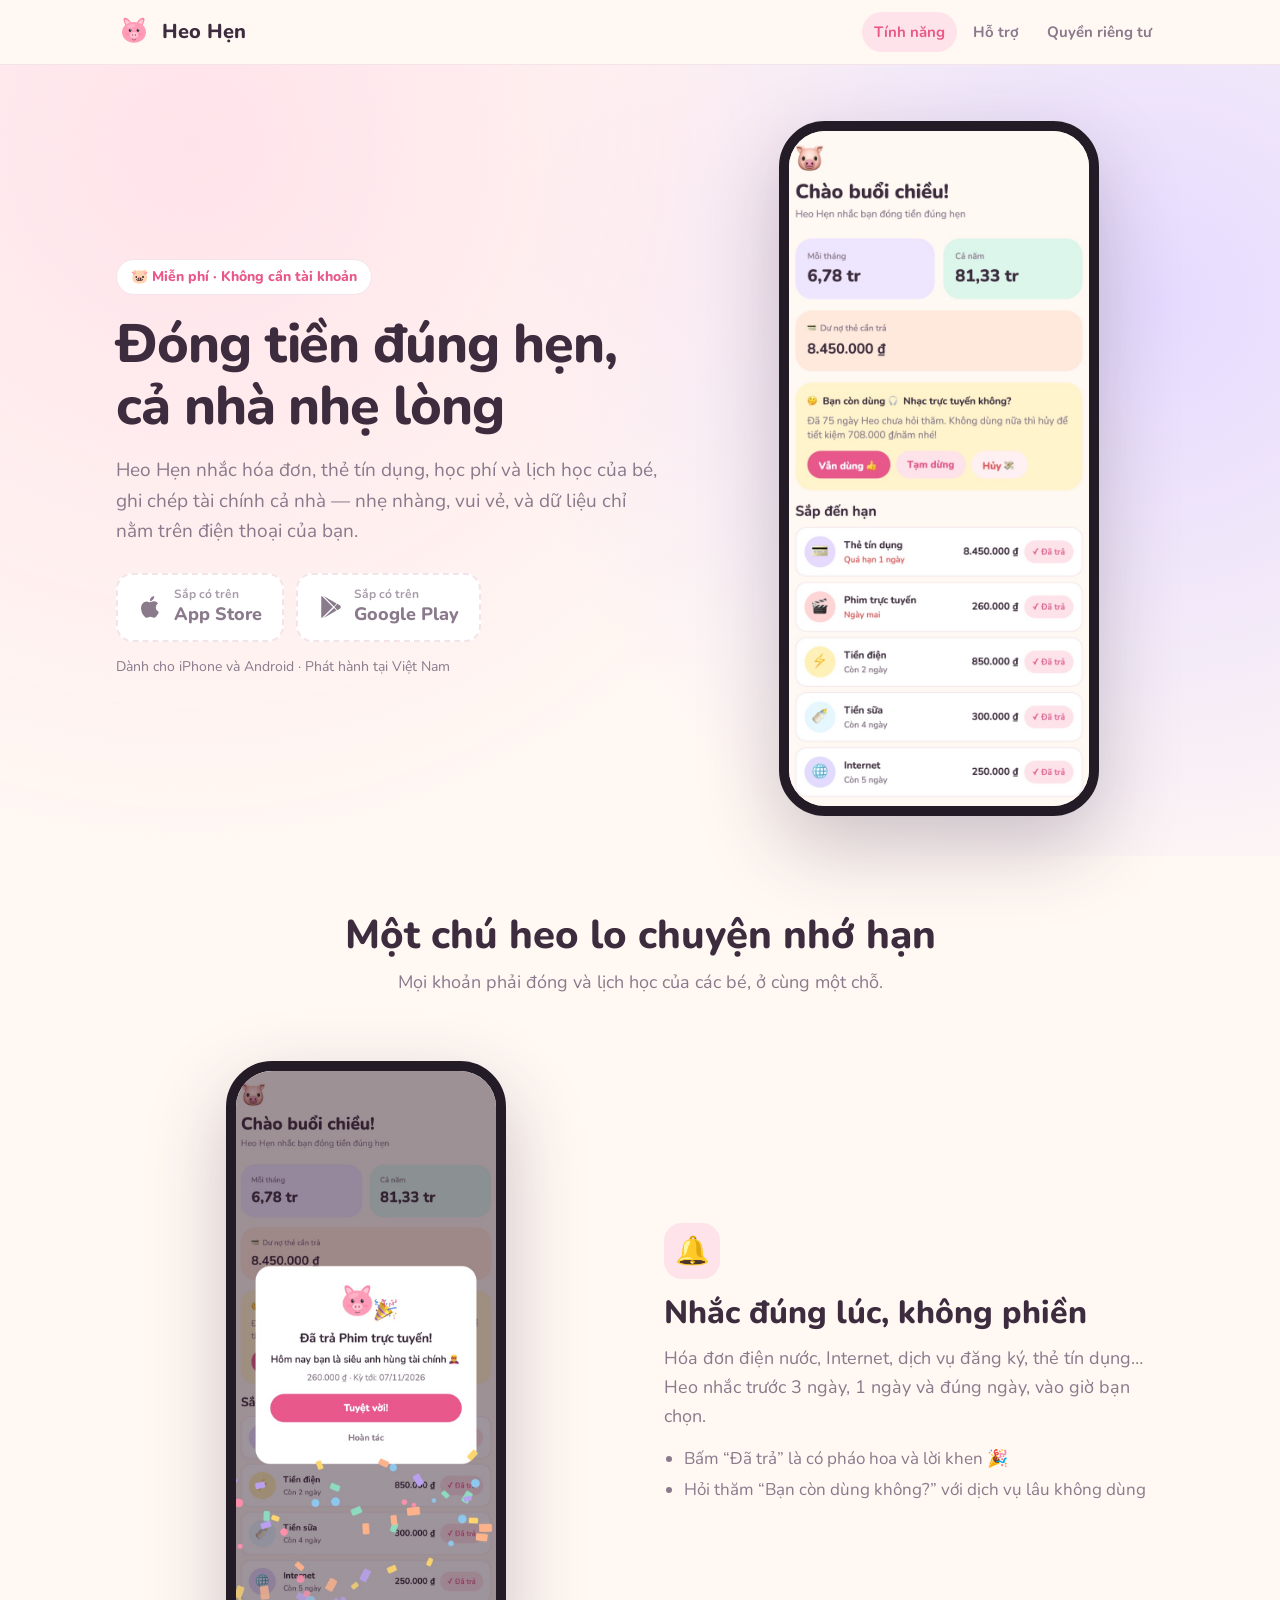
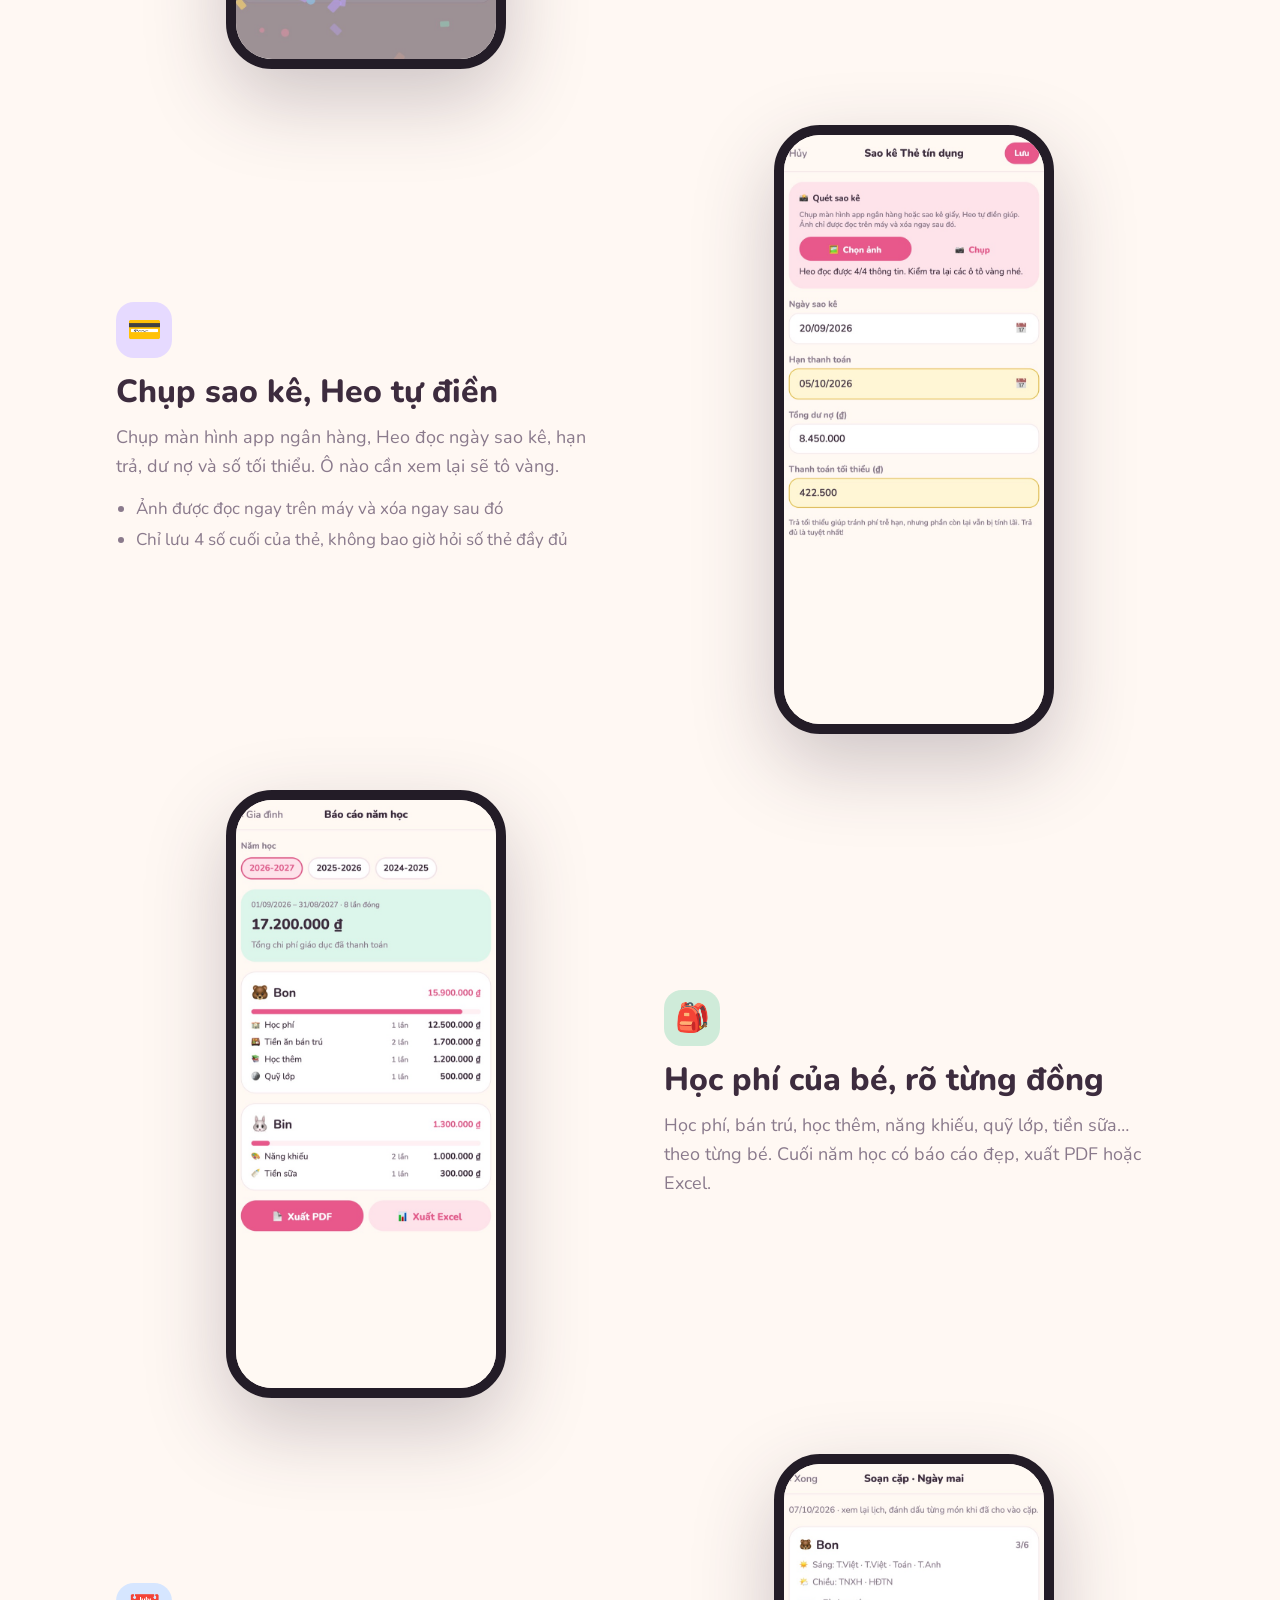
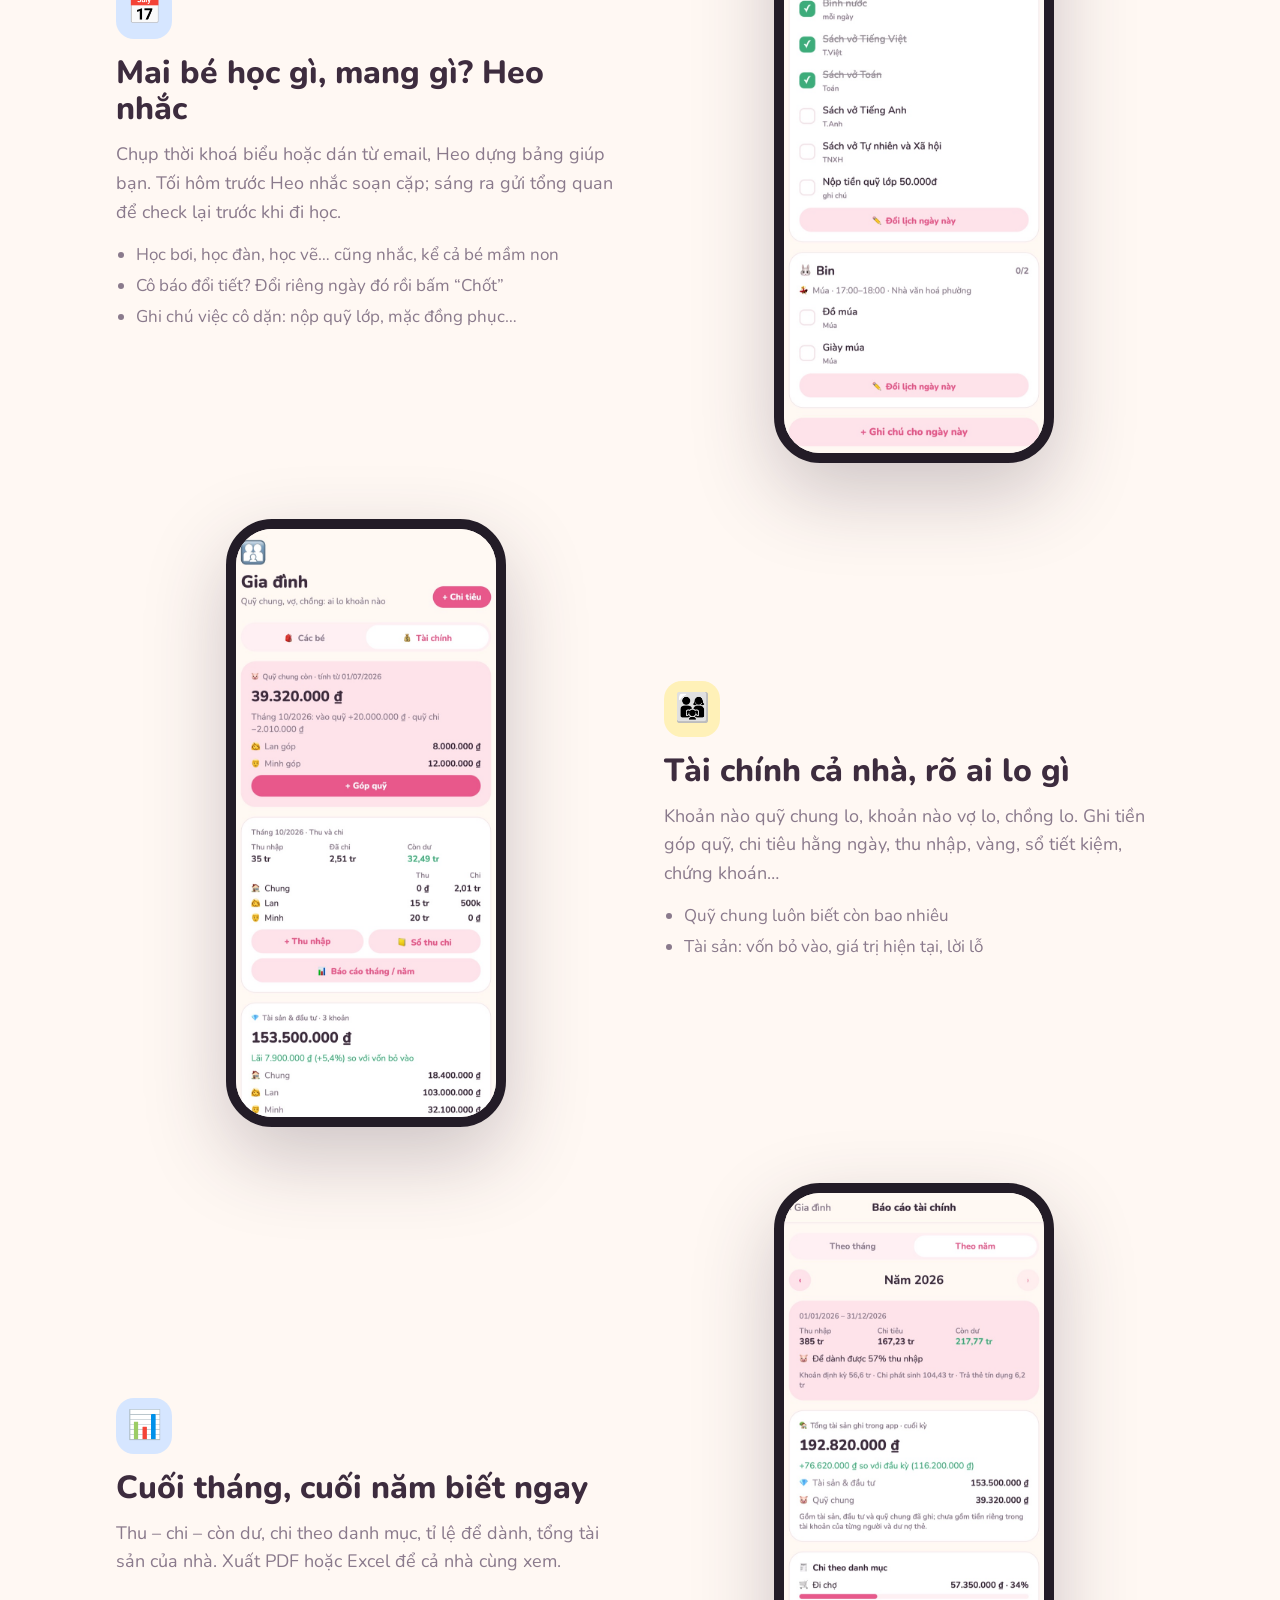
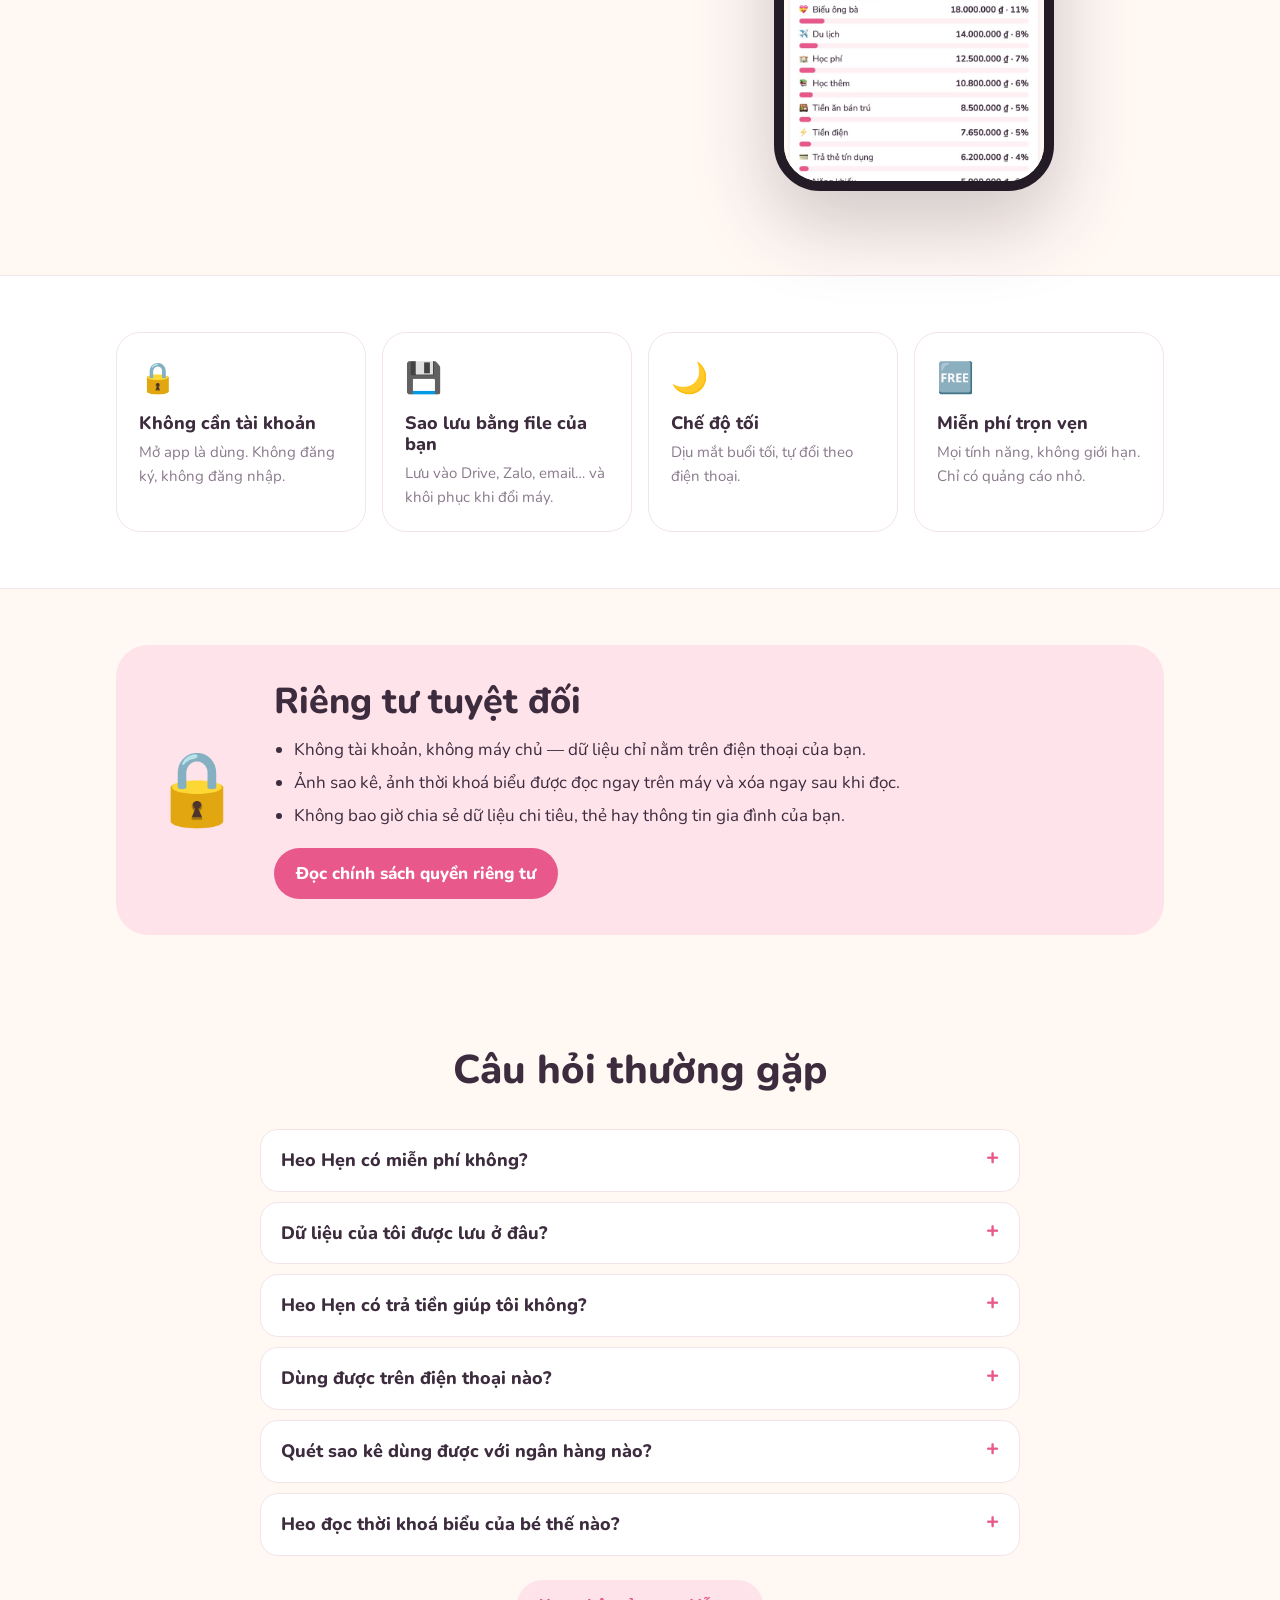
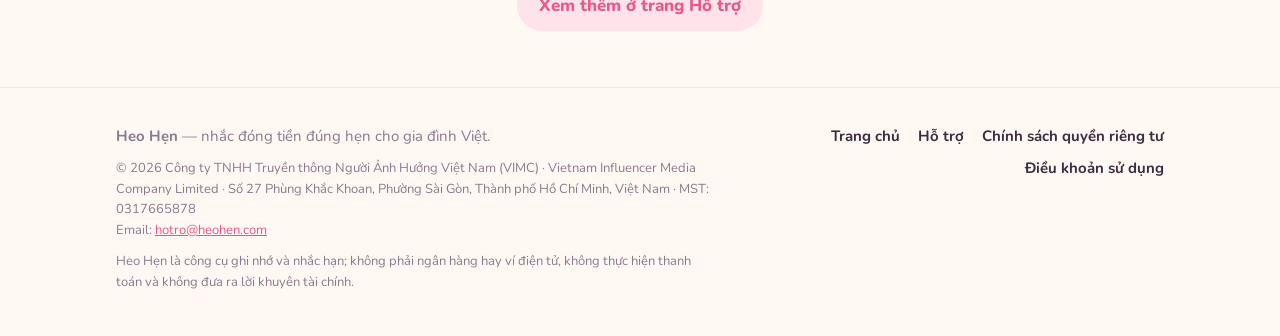
<file: index.html>
<!DOCTYPE html>
<html lang="vi">
<head>
<meta charset="utf-8">
<meta name="viewport" content="width=device-width, initial-scale=1">
<title>Heo Hẹn — Nhắc đóng tiền đúng hẹn cho gia đình</title>
<meta name="description" content="Heo Hẹn nhắc hóa đơn, thẻ tín dụng, học phí và lịch học của bé, ghi chép tài chính cả nhà. Miễn phí, không cần tài khoản, dữ liệu chỉ nằm trên điện thoại của bạn.">
<meta name="theme-color" content="#FFF8F3">

<link rel="canonical" href="https://heohen.com/">
<meta property="og:type" content="website">
<meta property="og:locale" content="vi_VN">
<meta property="og:site_name" content="Heo Hẹn">
<meta property="og:title" content="Heo Hẹn — Nhắc đóng tiền đúng hẹn cho gia đình">
<meta property="og:description" content="Heo Hẹn nhắc hóa đơn, thẻ tín dụng, học phí và lịch học của bé, ghi chép tài chính cả nhà. Miễn phí, không cần tài khoản, dữ liệu chỉ nằm trên điện thoại của bạn.">
<meta property="og:image" content="https://heohen.com/assets/og.png">
<meta name="twitter:card" content="summary_large_image">
<link rel="icon" href="favicon.png">
<link rel="apple-touch-icon" href="apple-touch-icon.png">
<link rel="stylesheet" href="assets/site.css">
</head>
<body>
<header class="site-header"><div class="wrap">
  <a class="brand" href="./"><img src="assets/mascot.svg" alt="" width="36" height="36">Heo Hẹn</a>
  <nav class="nav" aria-label="Chính">
    <a href="./" class="optional" aria-current="page">Tính năng</a>
    <a href="support.html">Hỗ trợ</a>
    <a href="privacy.html">Quyền riêng tư</a>
  </nav>
</div></header>
<main>
<div class="hero"><div class="wrap">
  <div>
    <span class="eyebrow">🐷 Miễn phí · Không cần tài khoản</span>
    <h1>Đóng tiền đúng hẹn, cả nhà nhẹ lòng</h1>
    <p class="lead">Heo Hẹn nhắc hóa đơn, thẻ tín dụng, học phí và lịch học của bé, ghi chép tài chính cả nhà — nhẹ nhàng, vui vẻ, và dữ liệu chỉ nằm trên điện thoại của bạn.</p>
    <div class="stores">
    <div class="store soon" aria-label="App Store: sắp ra mắt"><svg viewBox="0 0 24 24" aria-hidden="true"><path d="M16.4 12.6c0-2.5 2-3.7 2.1-3.8a4.6 4.6 0 0 0-3.6-2c-1.5-.2-3 .9-3.8.9s-2-.9-3.3-.8a4.9 4.9 0 0 0-4.1 2.5c-1.8 3-.5 7.5 1.2 10 .9 1.2 1.9 2.6 3.2 2.5 1.3 0 1.8-.8 3.3-.8s2 .8 3.3.8c1.4 0 2.3-1.2 3.1-2.5a11 11 0 0 0 1.4-2.9 4.4 4.4 0 0 1-2.8-3.9zM13.9 5.1A4.4 4.4 0 0 0 15 1.8a4.5 4.5 0 0 0-2.9 1.5 4.2 4.2 0 0 0-1.1 3.2 3.7 3.7 0 0 0 2.9-1.4z"/></svg><div><small>Sắp có trên</small><span>App Store</span></div></div>
    <div class="store soon" aria-label="Google Play: sắp ra mắt"><svg viewBox="0 0 24 24" aria-hidden="true"><path d="M3.6 1.8a1.3 1.3 0 0 0-.6 1.1v18.2c0 .5.2.9.6 1.1l10.2-10.2zM17.1 8.7 5.2 1.9l9.6 9.6zM20.4 10.6l-2.6-1.5-2.6 2.9 2.6 2.9 2.6-1.5c.8-.5.8-2.3 0-2.8zM5.2 22.1l11.9-6.8-2.3-2.3z"/></svg><div><small>Sắp có trên</small><span>Google Play</span></div></div>
  </div>
    <p class="note">Dành cho iPhone và Android · Phát hành tại Việt Nam</p>
  </div>
  <div class="phone"><img src="assets/shots/overview.jpg" alt="Màn hình Tổng quan của Heo Hẹn: chi phí mỗi tháng, dư nợ thẻ và các khoản sắp đến hạn" loading="lazy" width="440" height="956"></div>
</div></div>

<section id="tinh-nang"><div class="wrap">
  <div class="section-title"><h2>Một chú heo lo chuyện nhớ hạn</h2><p>Mọi khoản phải đóng và lịch học của các bé, ở cùng một chỗ.</p></div>
  <div class="feature">
    <div class="feature-text">
      <span class="icon" style="background:var(--pink-soft)">🔔</span>
      <h3>Nhắc đúng lúc, không phiền</h3>
      <p>Hóa đơn điện nước, Internet, dịch vụ đăng ký, thẻ tín dụng… Heo nhắc trước 3 ngày, 1 ngày và đúng ngày, vào giờ bạn chọn.</p>
      <ul><li>Bấm “Đã trả” là có pháo hoa và lời khen 🎉</li><li>Hỏi thăm “Bạn còn dùng không?” với dịch vụ lâu không dùng</li></ul>
    </div>
    <div class="phone"><img src="assets/shots/confetti.jpg" alt="Nhắc đúng lúc, không phiền" loading="lazy" width="440" height="956"></div>
  </div>
  <div class="feature">
    <div class="feature-text">
      <span class="icon" style="background:var(--lavender)">💳</span>
      <h3>Chụp sao kê, Heo tự điền</h3>
      <p>Chụp màn hình app ngân hàng, Heo đọc ngày sao kê, hạn trả, dư nợ và số tối thiểu. Ô nào cần xem lại sẽ tô vàng.</p>
      <ul><li>Ảnh được đọc ngay trên máy và xóa ngay sau đó</li><li>Chỉ lưu 4 số cuối của thẻ, không bao giờ hỏi số thẻ đầy đủ</li></ul>
    </div>
    <div class="phone"><img src="assets/shots/statement.jpg" alt="Chụp sao kê, Heo tự điền" loading="lazy" width="440" height="956"></div>
  </div>
  <div class="feature">
    <div class="feature-text">
      <span class="icon" style="background:var(--mint)">🎒</span>
      <h3>Học phí của bé, rõ từng đồng</h3>
      <p>Học phí, bán trú, học thêm, năng khiếu, quỹ lớp, tiền sữa… theo từng bé. Cuối năm học có báo cáo đẹp, xuất PDF hoặc Excel.</p>
      
    </div>
    <div class="phone"><img src="assets/shots/education.jpg" alt="Học phí của bé, rõ từng đồng" loading="lazy" width="440" height="956"></div>
  </div>
  <div class="feature">
    <div class="feature-text">
      <span class="icon" style="background:var(--sky)">📅</span>
      <h3>Mai bé học gì, mang gì? Heo nhắc</h3>
      <p>Chụp thời khoá biểu hoặc dán từ email, Heo dựng bảng giúp bạn. Tối hôm trước Heo nhắc soạn cặp; sáng ra gửi tổng quan để check lại trước khi đi học.</p>
      <ul><li>Học bơi, học đàn, học vẽ… cũng nhắc, kể cả bé mầm non</li><li>Cô báo đổi tiết? Đổi riêng ngày đó rồi bấm “Chốt”</li><li>Ghi chú việc cô dặn: nộp quỹ lớp, mặc đồng phục…</li></ul>
    </div>
    <div class="phone"><img src="assets/shots/school.jpg" alt="Mai bé học gì, mang gì? Heo nhắc" loading="lazy" width="440" height="956"></div>
  </div>
  <div class="feature">
    <div class="feature-text">
      <span class="icon" style="background:var(--butter)">👨‍👩‍👧</span>
      <h3>Tài chính cả nhà, rõ ai lo gì</h3>
      <p>Khoản nào quỹ chung lo, khoản nào vợ lo, chồng lo. Ghi tiền góp quỹ, chi tiêu hằng ngày, thu nhập, vàng, sổ tiết kiệm, chứng khoán…</p>
      <ul><li>Quỹ chung luôn biết còn bao nhiêu</li><li>Tài sản: vốn bỏ vào, giá trị hiện tại, lời lỗ</li></ul>
    </div>
    <div class="phone"><img src="assets/shots/family.jpg" alt="Tài chính cả nhà, rõ ai lo gì" loading="lazy" width="440" height="956"></div>
  </div>
  <div class="feature">
    <div class="feature-text">
      <span class="icon" style="background:var(--sky)">📊</span>
      <h3>Cuối tháng, cuối năm biết ngay</h3>
      <p>Thu – chi – còn dư, chi theo danh mục, tỉ lệ để dành, tổng tài sản của nhà. Xuất PDF hoặc Excel để cả nhà cùng xem.</p>
      
    </div>
    <div class="phone"><img src="assets/shots/report.jpg" alt="Cuối tháng, cuối năm biết ngay" loading="lazy" width="440" height="956"></div>
  </div>
</div></section>

<section class="band"><div class="wrap">
  <div class="grid">
    <div class="tile"><div class="emoji">🔒</div><h3>Không cần tài khoản</h3><p>Mở app là dùng. Không đăng ký, không đăng nhập.</p></div>
    <div class="tile"><div class="emoji">💾</div><h3>Sao lưu bằng file của bạn</h3><p>Lưu vào Drive, Zalo, email… và khôi phục khi đổi máy.</p></div>
    <div class="tile"><div class="emoji">🌙</div><h3>Chế độ tối</h3><p>Dịu mắt buổi tối, tự đổi theo điện thoại.</p></div>
    <div class="tile"><div class="emoji">🆓</div><h3>Miễn phí trọn vẹn</h3><p>Mọi tính năng, không giới hạn. Chỉ có quảng cáo nhỏ.</p></div>
  </div>
</div></section>

<section><div class="wrap">
  <div class="privacy">
    <div class="lock">🔒</div>
    <div>
      <h2>Riêng tư tuyệt đối</h2>
      <ul>
        <li>Không tài khoản, không máy chủ — dữ liệu chỉ nằm trên điện thoại của bạn.</li>
        <li>Ảnh sao kê, ảnh thời khoá biểu được đọc ngay trên máy và xóa ngay sau khi đọc.</li>
        <li>Không bao giờ chia sẻ dữ liệu chi tiêu, thẻ hay thông tin gia đình của bạn.</li>
      </ul>
      <a class="button" href="privacy.html">Đọc chính sách quyền riêng tư</a>
    </div>
  </div>
</div></section>

<section><div class="wrap">
  <div class="section-title"><h2>Câu hỏi thường gặp</h2></div>
  <div class="faq"><details><summary>Heo Hẹn có miễn phí không?</summary><p>Có. Bạn dùng được mọi tính năng, không giới hạn. App hiển thị một quảng cáo nhỏ ở cuối một số màn hình để tiếp tục miễn phí.</p></details>
<details><summary>Dữ liệu của tôi được lưu ở đâu?</summary><p>Chỉ trên điện thoại của bạn. Heo Hẹn không có tài khoản và không có máy chủ lưu dữ liệu của bạn, nên chúng tôi không xem được dữ liệu đó. Muốn giữ an toàn khi đổi máy, hãy dùng “Sao lưu” trong Cài đặt.</p></details>
<details><summary>Heo Hẹn có trả tiền giúp tôi không?</summary><p>Không. Heo Hẹn chỉ nhắc và ghi chép. Bạn vẫn thanh toán qua app ngân hàng hay ví của mình như bình thường, rồi bấm “Đã trả” để Heo ghi lại.</p></details>
<details><summary>Dùng được trên điện thoại nào?</summary><p>iPhone (iOS) và điện thoại Android.</p></details>
<details><summary>Quét sao kê dùng được với ngân hàng nào?</summary><p>Heo đọc chữ trên ảnh chụp màn hình app ngân hàng hoặc sao kê giấy, nên dùng được với hầu hết ngân hàng. Hãy luôn kiểm tra lại các ô tô vàng trước khi lưu.</p></details>
<details><summary>Heo đọc thời khoá biểu của bé thế nào?</summary><p>Chụp tờ thời khoá biểu, chọn ảnh cô gửi qua Zalo, hoặc dán chữ từ email. Heo đọc ngay trên máy, dựng bảng theo thứ, buổi và tiết; môn nào chưa chắc sẽ tô vàng để bạn sửa trước khi lưu. Ảnh không được lưu lại.</p></details></div>
  <p style="text-align:center;margin-top:24px"><a class="button soft" href="support.html">Xem thêm ở trang Hỗ trợ</a></p>
</div></section>
</main>
<footer class="site-footer"><div class="wrap">
  <div>
    <strong>Heo Hẹn</strong> — nhắc đóng tiền đúng hẹn cho gia đình Việt.
    <p class="fine">© 2026 Công ty TNHH Truyền thông Người Ảnh Hưởng Việt Nam (VIMC) · Vietnam Influencer Media Company Limited · Số 27 Phùng Khắc Khoan, Phường Sài Gòn, Thành phố Hồ Chí Minh, Việt Nam · MST: 0317665878<br>
    Email: <a href="mailto:hotro@heohen.com">hotro@heohen.com</a></p>
    <p class="fine">Heo Hẹn là công cụ ghi nhớ và nhắc hạn; không phải ngân hàng hay ví điện tử, không thực hiện thanh toán và không đưa ra lời khuyên tài chính.</p>
  </div>
  <nav aria-label="Liên kết">
    <a href="./">Trang chủ</a>
    <a href="support.html">Hỗ trợ</a>
    <a href="privacy.html">Chính sách quyền riêng tư</a>
    <a href="terms.html">Điều khoản sử dụng</a>
  </nav>
</div></footer>
</body>
</html>
</file>
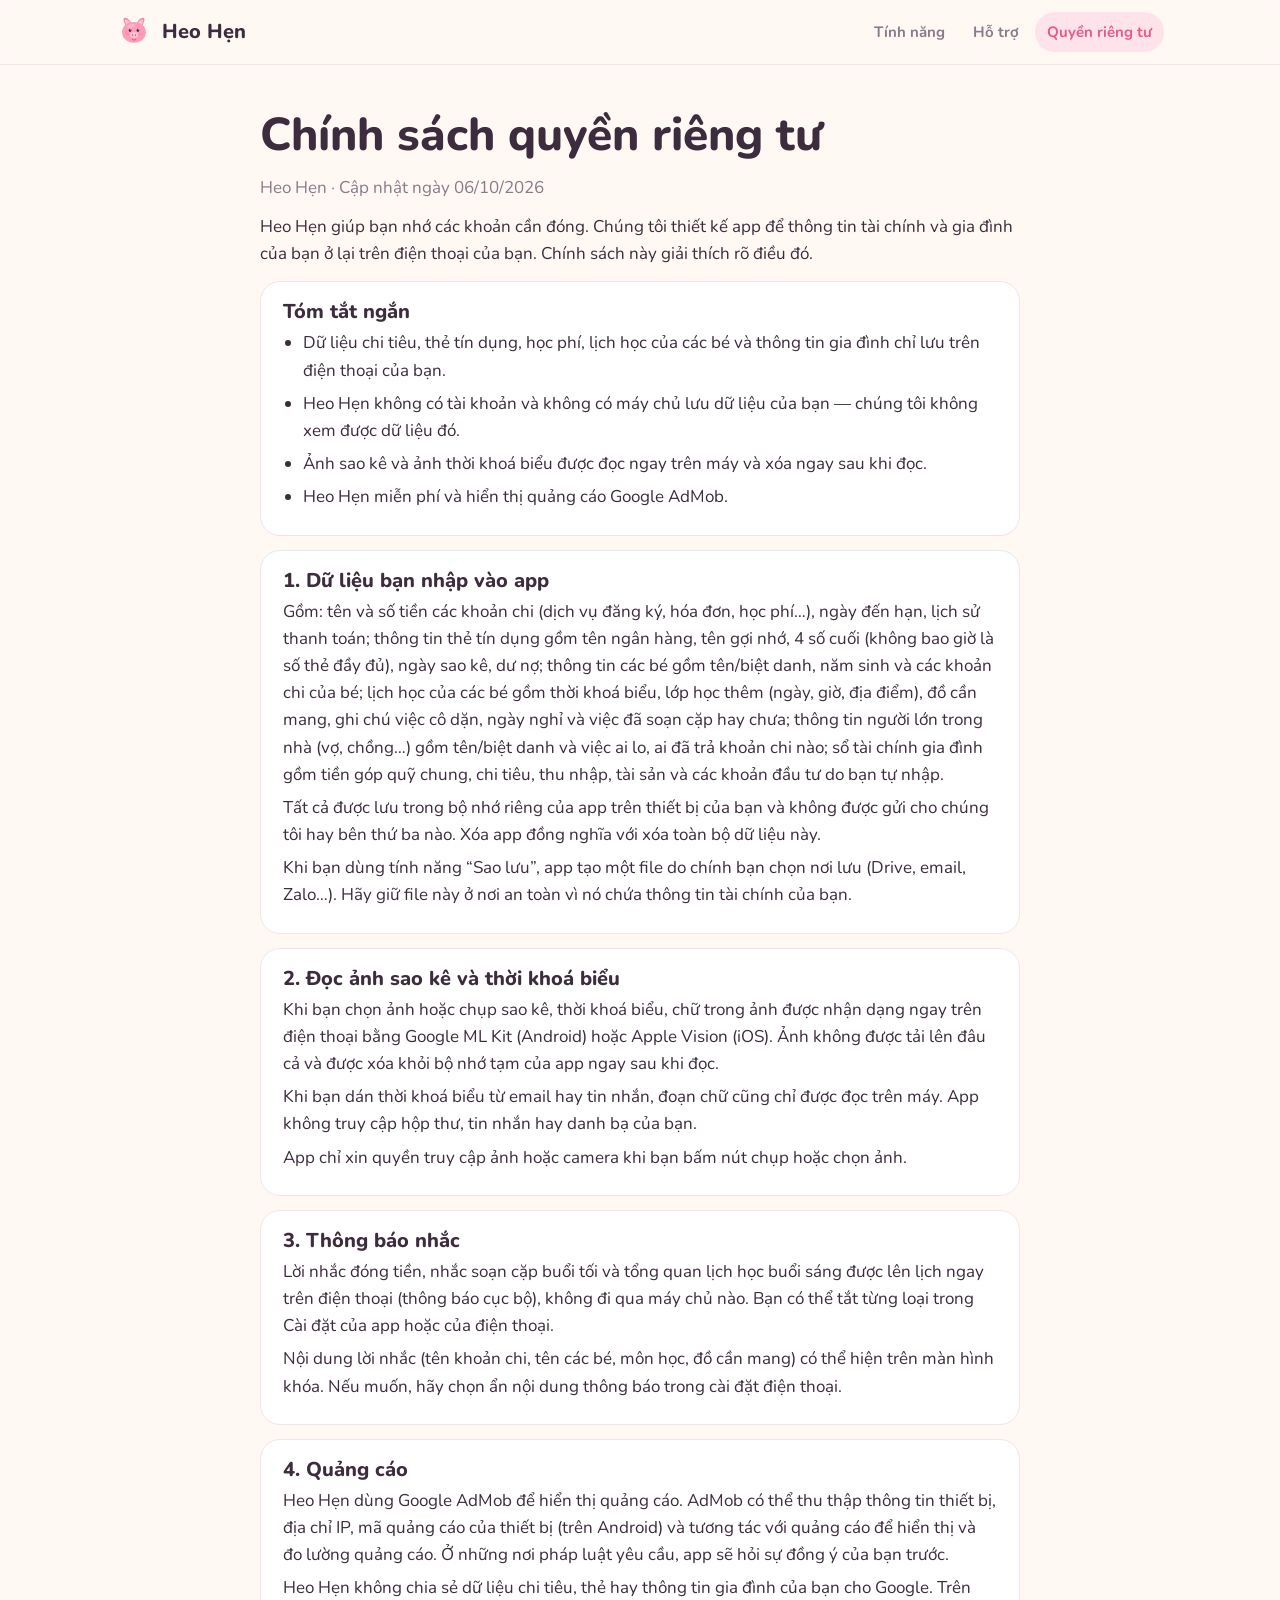
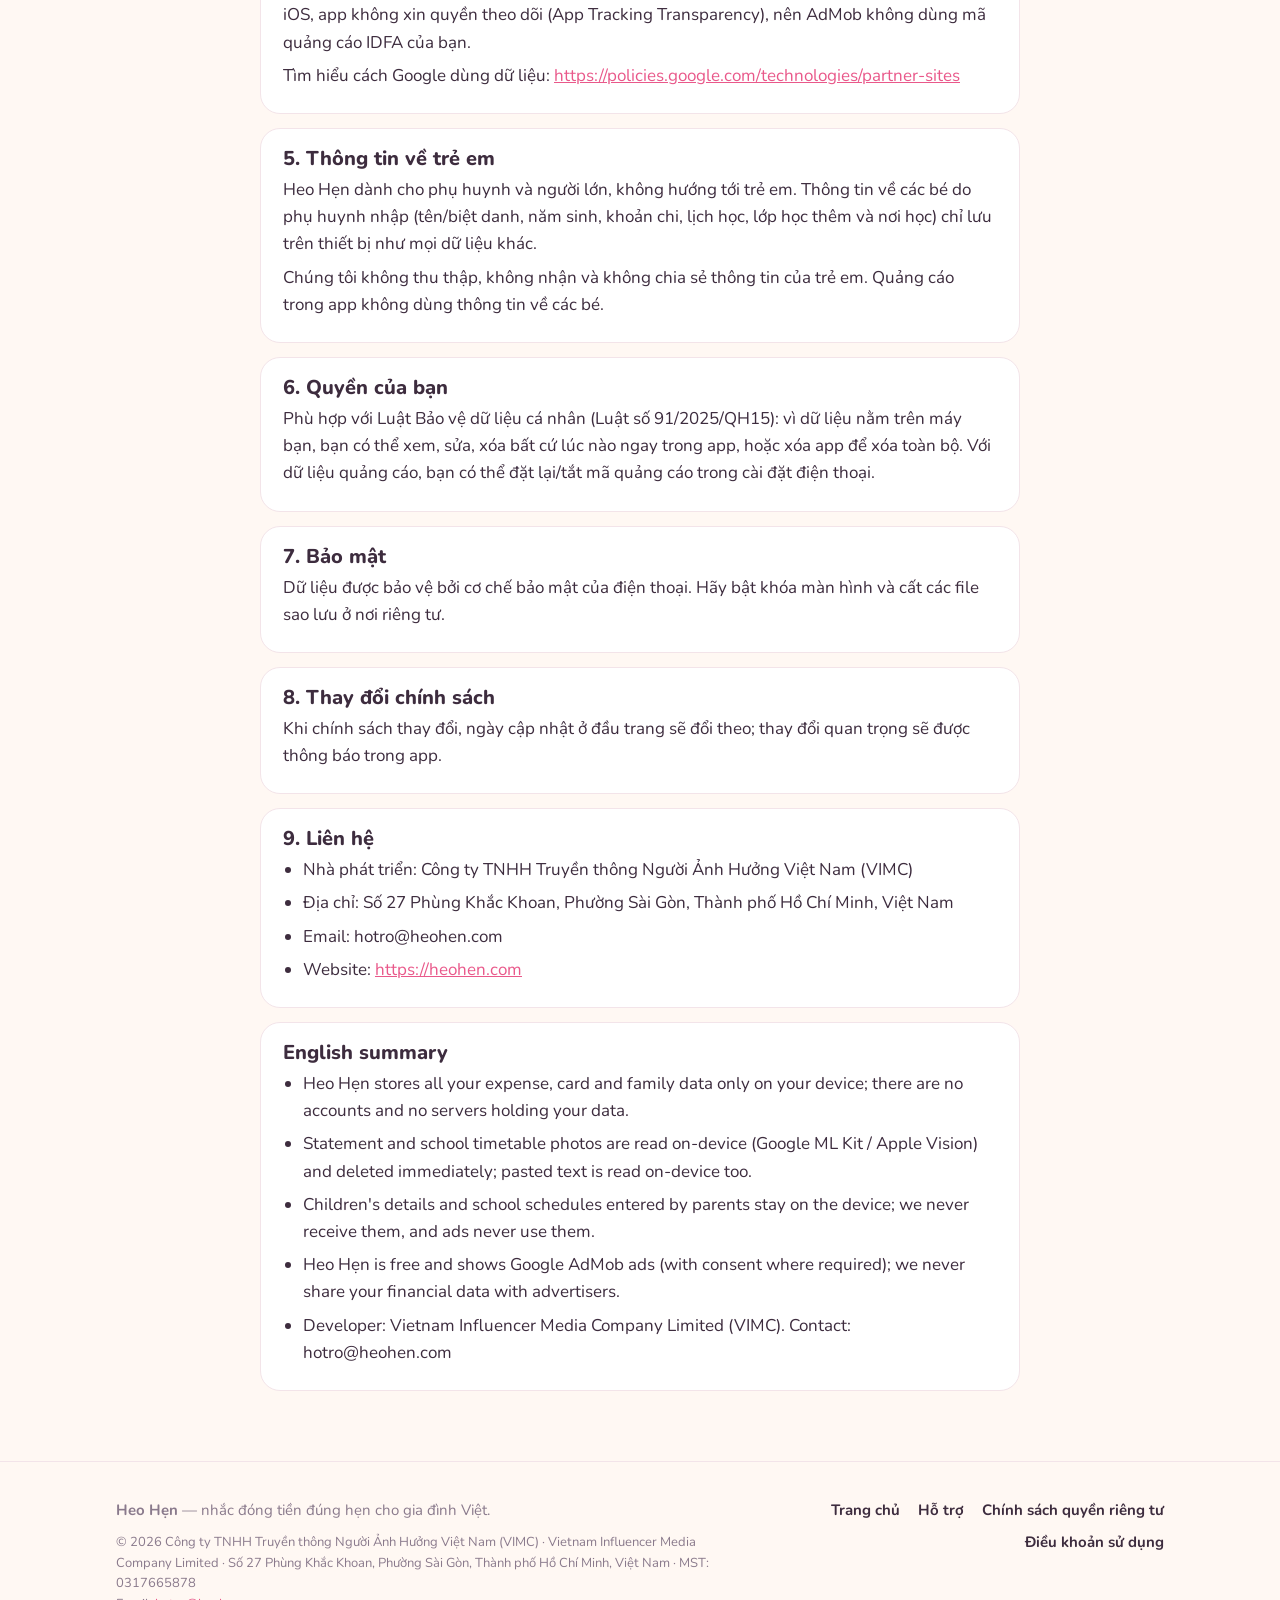
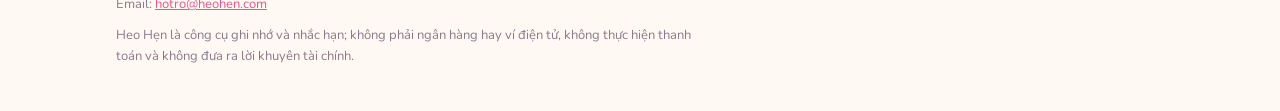
<file: privacy.html>
<!DOCTYPE html>
<html lang="vi">
<head>
<meta charset="utf-8">
<meta name="viewport" content="width=device-width, initial-scale=1">
<title>Chính sách quyền riêng tư — Heo Hẹn</title>
<meta name="description" content="Heo Hẹn giúp bạn nhớ các khoản cần đóng. Chúng tôi thiết kế app để thông tin tài chính và gia đình của bạn ở lại trên điện thoại của bạn. Chính sách này giải thích rõ điều đó.">
<meta name="theme-color" content="#FFF8F3">

<link rel="canonical" href="https://heohen.com/privacy.html">
<meta property="og:type" content="website">
<meta property="og:locale" content="vi_VN">
<meta property="og:site_name" content="Heo Hẹn">
<meta property="og:title" content="Chính sách quyền riêng tư — Heo Hẹn">
<meta property="og:description" content="Heo Hẹn giúp bạn nhớ các khoản cần đóng. Chúng tôi thiết kế app để thông tin tài chính và gia đình của bạn ở lại trên điện thoại của bạn. Chính sách này giải thích rõ điều đó.">
<meta property="og:image" content="https://heohen.com/assets/og.png">
<meta name="twitter:card" content="summary_large_image">
<link rel="icon" href="favicon.png">
<link rel="apple-touch-icon" href="apple-touch-icon.png">
<link rel="stylesheet" href="assets/site.css">
</head>
<body>
<header class="site-header"><div class="wrap">
  <a class="brand" href="./"><img src="assets/mascot.svg" alt="" width="36" height="36">Heo Hẹn</a>
  <nav class="nav" aria-label="Chính">
    <a href="./" class="optional">Tính năng</a>
    <a href="support.html">Hỗ trợ</a>
    <a href="privacy.html" aria-current="page">Quyền riêng tư</a>
  </nav>
</div></header>
<main>
<div class="wrap"><div class="page-head prose" style="padding-bottom:0">
  <h1>Chính sách quyền riêng tư</h1>
  <p>Heo Hẹn · Cập nhật ngày 06/10/2026</p>
</div>
<div class="prose">
  <p>Heo Hẹn giúp bạn nhớ các khoản cần đóng. Chúng tôi thiết kế app để thông tin tài chính và gia đình của bạn ở lại trên điện thoại của bạn. Chính sách này giải thích rõ điều đó.</p>
  <div class="card"><h2>Tóm tắt ngắn</h2><ul><li>Dữ liệu chi tiêu, thẻ tín dụng, học phí, lịch học của các bé và thông tin gia đình chỉ lưu trên điện thoại của bạn.</li><li>Heo Hẹn không có tài khoản và không có máy chủ lưu dữ liệu của bạn — chúng tôi không xem được dữ liệu đó.</li><li>Ảnh sao kê và ảnh thời khoá biểu được đọc ngay trên máy và xóa ngay sau khi đọc.</li><li>Heo Hẹn miễn phí và hiển thị quảng cáo Google AdMob.</li></ul></div>
  <div class="card"><h2>1. Dữ liệu bạn nhập vào app</h2><p>Gồm: tên và số tiền các khoản chi (dịch vụ đăng ký, hóa đơn, học phí…), ngày đến hạn, lịch sử thanh toán; thông tin thẻ tín dụng gồm tên ngân hàng, tên gợi nhớ, 4 số cuối (không bao giờ là số thẻ đầy đủ), ngày sao kê, dư nợ; thông tin các bé gồm tên/biệt danh, năm sinh và các khoản chi của bé; lịch học của các bé gồm thời khoá biểu, lớp học thêm (ngày, giờ, địa điểm), đồ cần mang, ghi chú việc cô dặn, ngày nghỉ và việc đã soạn cặp hay chưa; thông tin người lớn trong nhà (vợ, chồng…) gồm tên/biệt danh và việc ai lo, ai đã trả khoản chi nào; sổ tài chính gia đình gồm tiền góp quỹ chung, chi tiêu, thu nhập, tài sản và các khoản đầu tư do bạn tự nhập.</p><p>Tất cả được lưu trong bộ nhớ riêng của app trên thiết bị của bạn và không được gửi cho chúng tôi hay bên thứ ba nào. Xóa app đồng nghĩa với xóa toàn bộ dữ liệu này.</p><p>Khi bạn dùng tính năng “Sao lưu”, app tạo một file do chính bạn chọn nơi lưu (Drive, email, Zalo…). Hãy giữ file này ở nơi an toàn vì nó chứa thông tin tài chính của bạn.</p></div>
  <div class="card"><h2>2. Đọc ảnh sao kê và thời khoá biểu</h2><p>Khi bạn chọn ảnh hoặc chụp sao kê, thời khoá biểu, chữ trong ảnh được nhận dạng ngay trên điện thoại bằng Google ML Kit (Android) hoặc Apple Vision (iOS). Ảnh không được tải lên đâu cả và được xóa khỏi bộ nhớ tạm của app ngay sau khi đọc.</p><p>Khi bạn dán thời khoá biểu từ email hay tin nhắn, đoạn chữ cũng chỉ được đọc trên máy. App không truy cập hộp thư, tin nhắn hay danh bạ của bạn.</p><p>App chỉ xin quyền truy cập ảnh hoặc camera khi bạn bấm nút chụp hoặc chọn ảnh.</p></div>
  <div class="card"><h2>3. Thông báo nhắc</h2><p>Lời nhắc đóng tiền, nhắc soạn cặp buổi tối và tổng quan lịch học buổi sáng được lên lịch ngay trên điện thoại (thông báo cục bộ), không đi qua máy chủ nào. Bạn có thể tắt từng loại trong Cài đặt của app hoặc của điện thoại.</p><p>Nội dung lời nhắc (tên khoản chi, tên các bé, môn học, đồ cần mang) có thể hiện trên màn hình khóa. Nếu muốn, hãy chọn ẩn nội dung thông báo trong cài đặt điện thoại.</p></div>
  <div class="card"><h2>4. Quảng cáo</h2><p>Heo Hẹn dùng Google AdMob để hiển thị quảng cáo. AdMob có thể thu thập thông tin thiết bị, địa chỉ IP, mã quảng cáo của thiết bị (trên Android) và tương tác với quảng cáo để hiển thị và đo lường quảng cáo. Ở những nơi pháp luật yêu cầu, app sẽ hỏi sự đồng ý của bạn trước.</p><p>Heo Hẹn không chia sẻ dữ liệu chi tiêu, thẻ hay thông tin gia đình của bạn cho Google. Trên iOS, app không xin quyền theo dõi (App Tracking Transparency), nên AdMob không dùng mã quảng cáo IDFA của bạn.</p><p>Tìm hiểu cách Google dùng dữ liệu: <a href="https://policies.google.com/technologies/partner-sites" rel="noopener">https://policies.google.com/technologies/partner-sites</a></p></div>
  <div class="card"><h2>5. Thông tin về trẻ em</h2><p>Heo Hẹn dành cho phụ huynh và người lớn, không hướng tới trẻ em. Thông tin về các bé do phụ huynh nhập (tên/biệt danh, năm sinh, khoản chi, lịch học, lớp học thêm và nơi học) chỉ lưu trên thiết bị như mọi dữ liệu khác.</p><p>Chúng tôi không thu thập, không nhận và không chia sẻ thông tin của trẻ em. Quảng cáo trong app không dùng thông tin về các bé.</p></div>
  <div class="card"><h2>6. Quyền của bạn</h2><p>Phù hợp với Luật Bảo vệ dữ liệu cá nhân (Luật số 91/2025/QH15): vì dữ liệu nằm trên máy bạn, bạn có thể xem, sửa, xóa bất cứ lúc nào ngay trong app, hoặc xóa app để xóa toàn bộ. Với dữ liệu quảng cáo, bạn có thể đặt lại/tắt mã quảng cáo trong cài đặt điện thoại.</p></div>
  <div class="card"><h2>7. Bảo mật</h2><p>Dữ liệu được bảo vệ bởi cơ chế bảo mật của điện thoại. Hãy bật khóa màn hình và cất các file sao lưu ở nơi riêng tư.</p></div>
  <div class="card"><h2>8. Thay đổi chính sách</h2><p>Khi chính sách thay đổi, ngày cập nhật ở đầu trang sẽ đổi theo; thay đổi quan trọng sẽ được thông báo trong app.</p></div>
  <div class="card"><h2>9. Liên hệ</h2><ul><li>Nhà phát triển: Công ty TNHH Truyền thông Người Ảnh Hưởng Việt Nam (VIMC)</li><li>Địa chỉ: Số 27 Phùng Khắc Khoan, Phường Sài Gòn, Thành phố Hồ Chí Minh, Việt Nam</li><li>Email: hotro@heohen.com</li><li>Website: <a href="https://heohen.com" rel="noopener">https://heohen.com</a></li></ul></div>
  <div class="card" lang="en"><h2>English summary</h2><ul><li>Heo Hẹn stores all your expense, card and family data only on your device; there are no accounts and no servers holding your data.</li><li>Statement and school timetable photos are read on-device (Google ML Kit / Apple Vision) and deleted immediately; pasted text is read on-device too.</li><li>Children's details and school schedules entered by parents stay on the device; we never receive them, and ads never use them.</li><li>Heo Hẹn is free and shows Google AdMob ads (with consent where required); we never share your financial data with advertisers.</li><li>Developer: Vietnam Influencer Media Company Limited (VIMC). Contact: hotro@heohen.com</li></ul></div>
</div></div>
</main>
<footer class="site-footer"><div class="wrap">
  <div>
    <strong>Heo Hẹn</strong> — nhắc đóng tiền đúng hẹn cho gia đình Việt.
    <p class="fine">© 2026 Công ty TNHH Truyền thông Người Ảnh Hưởng Việt Nam (VIMC) · Vietnam Influencer Media Company Limited · Số 27 Phùng Khắc Khoan, Phường Sài Gòn, Thành phố Hồ Chí Minh, Việt Nam · MST: 0317665878<br>
    Email: <a href="mailto:hotro@heohen.com">hotro@heohen.com</a></p>
    <p class="fine">Heo Hẹn là công cụ ghi nhớ và nhắc hạn; không phải ngân hàng hay ví điện tử, không thực hiện thanh toán và không đưa ra lời khuyên tài chính.</p>
  </div>
  <nav aria-label="Liên kết">
    <a href="./">Trang chủ</a>
    <a href="support.html">Hỗ trợ</a>
    <a href="privacy.html">Chính sách quyền riêng tư</a>
    <a href="terms.html">Điều khoản sử dụng</a>
  </nav>
</div></footer>
</body>
</html>
</file>
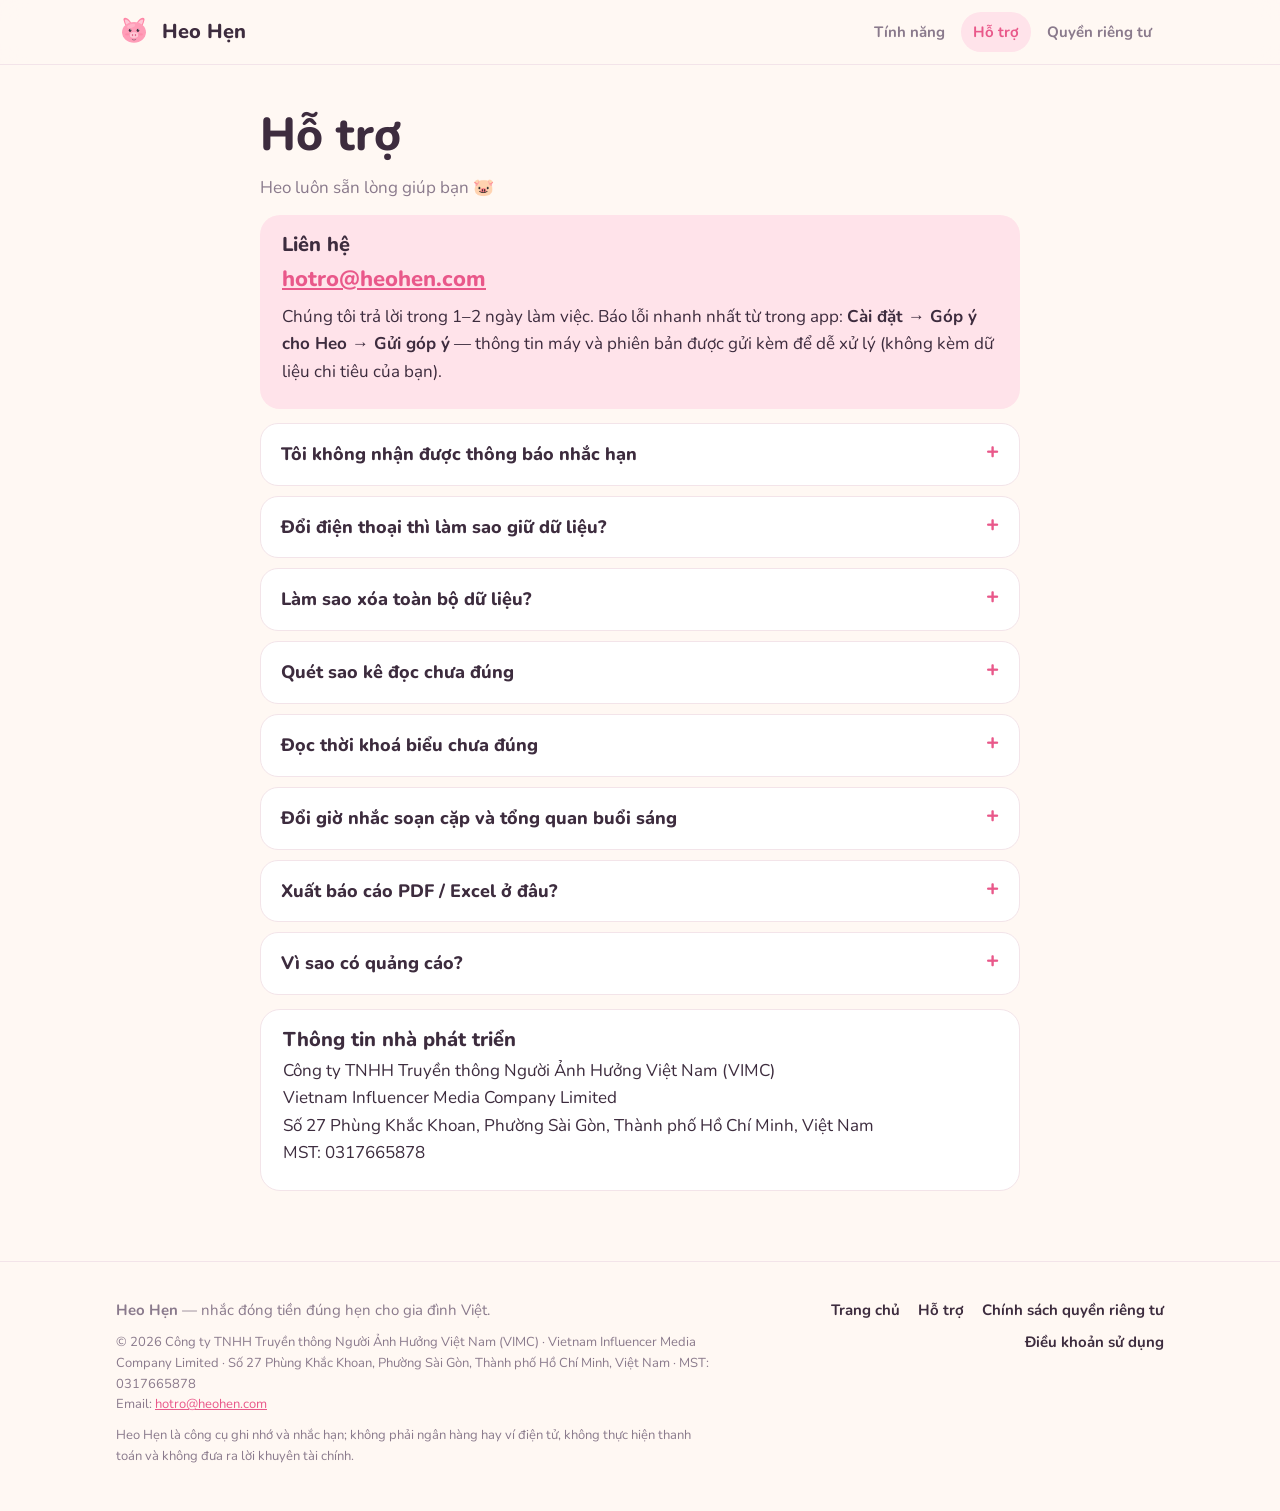
<file: support.html>
<!DOCTYPE html>
<html lang="vi">
<head>
<meta charset="utf-8">
<meta name="viewport" content="width=device-width, initial-scale=1">
<title>Hỗ trợ — Heo Hẹn</title>
<meta name="description" content="Hướng dẫn dùng Heo Hẹn, câu hỏi thường gặp và cách liên hệ hỗ trợ.">
<meta name="theme-color" content="#FFF8F3">

<link rel="canonical" href="https://heohen.com/support.html">
<meta property="og:type" content="website">
<meta property="og:locale" content="vi_VN">
<meta property="og:site_name" content="Heo Hẹn">
<meta property="og:title" content="Hỗ trợ — Heo Hẹn">
<meta property="og:description" content="Hướng dẫn dùng Heo Hẹn, câu hỏi thường gặp và cách liên hệ hỗ trợ.">
<meta property="og:image" content="https://heohen.com/assets/og.png">
<meta name="twitter:card" content="summary_large_image">
<link rel="icon" href="favicon.png">
<link rel="apple-touch-icon" href="apple-touch-icon.png">
<link rel="stylesheet" href="assets/site.css">
</head>
<body>
<header class="site-header"><div class="wrap">
  <a class="brand" href="./"><img src="assets/mascot.svg" alt="" width="36" height="36">Heo Hẹn</a>
  <nav class="nav" aria-label="Chính">
    <a href="./" class="optional">Tính năng</a>
    <a href="support.html" aria-current="page">Hỗ trợ</a>
    <a href="privacy.html">Quyền riêng tư</a>
  </nav>
</div></header>
<main>
<div class="wrap"><div class="page-head prose" style="padding-bottom:0">
  <h1>Hỗ trợ</h1>
  <p>Heo luôn sẵn lòng giúp bạn 🐷</p>
</div>
<div class="prose">
  <div class="card contact">
    <h2>Liên hệ</h2>
    <p class="email"><a href="mailto:hotro@heohen.com">hotro@heohen.com</a></p>
    <p>Chúng tôi trả lời trong 1–2 ngày làm việc. Báo lỗi nhanh nhất từ trong app: <b>Cài đặt → Góp ý cho Heo → Gửi góp ý</b> — thông tin máy và phiên bản được gửi kèm để dễ xử lý (không kèm dữ liệu chi tiêu của bạn).</p>
  </div>
  <details><summary>Tôi không nhận được thông báo nhắc hạn</summary><ol>
      <li>Trong Heo Hẹn: <b>Cài đặt → Thông báo nhắc hạn</b>, bấm <b>Gửi thử 1 thông báo</b>.</li>
      <li>iPhone: <b>Cài đặt → Thông báo → Heo Hẹn</b>, bật <b>Cho phép thông báo</b>. Kiểm tra chế độ Tập trung/Không làm phiền.</li>
      <li>Android: <b>Cài đặt → Ứng dụng → Heo Hẹn → Thông báo</b>, và tắt <b>tối ưu hóa pin</b> cho Heo Hẹn (một số máy Xiaomi, Oppo, Vivo… hay tắt ứng dụng chạy nền).</li>
    </ol></details>
  <details><summary>Đổi điện thoại thì làm sao giữ dữ liệu?</summary><ol>
      <li>Trên máy cũ: <b>Cài đặt → Sao lưu & khôi phục → Sao lưu</b>, lưu file vào Drive, email, Zalo…</li>
      <li>Trên máy mới: cài Heo Hẹn, vào <b>Cài đặt → Khôi phục</b> và chọn file đó.</li>
    </ol><p>Dữ liệu chỉ nằm trên máy của bạn nên chúng tôi không thể khôi phục giúp nếu chưa sao lưu. Hãy sao lưu định kỳ nhé.</p></details>
  <details><summary>Làm sao xóa toàn bộ dữ liệu?</summary><p>Xóa (gỡ) ứng dụng là xóa toàn bộ dữ liệu, vì Heo Hẹn không lưu gì trên máy chủ. Các file sao lưu bạn đã lưu ở nơi khác thì bạn tự xóa.</p></details>
  <details><summary>Quét sao kê đọc chưa đúng</summary><p>Dùng ảnh chụp màn hình rõ nét, thấy đủ ngày sao kê, hạn thanh toán, dư nợ và số tối thiểu. Các ô tô vàng là chỗ Heo chưa chắc — hãy kiểm tra và sửa trước khi lưu. Bạn luôn có thể nhập tay.</p></details>
  <details><summary>Đọc thời khoá biểu chưa đúng</summary><p>Chụp thẳng, đủ sáng và thấy trọn cả bảng, gồm hàng “Thứ 2, Thứ 3…” và cột tiết. Ở bước xem lại, các ô tô vàng là môn Heo chưa chắc; sửa hoặc bỏ trước khi lưu. Sau khi lưu vẫn sửa được từng buổi trong <b>Gia đình → bé → Lịch học</b>. Nếu ảnh khó đọc, bạn có thể dán chữ từ email hoặc tự nhập.</p></details>
  <details><summary>Đổi giờ nhắc soạn cặp và tổng quan buổi sáng</summary><p><b>Cài đặt → 🎒 Nhắc lịch học</b>: bật hoặc tắt nhắc tối hôm trước, tổng hợp tối Chủ nhật, tổng quan buổi sáng và chọn giờ. Tối nào đã bấm <b>“✅ Chốt lịch”</b> ở màn hình Soạn cặp thì Heo không nhắc nữa; sáng hôm sau vẫn gửi tổng quan để bạn check lại.</p></details>
  <details><summary>Xuất báo cáo PDF / Excel ở đâu?</summary><p><b>Gia đình → Các bé → Báo cáo năm học</b> cho học phí, hoặc <b>Gia đình → Tài chính → Báo cáo tháng / năm</b> cho tài chính cả nhà. Bấm Xuất PDF hoặc Xuất Excel rồi chọn nơi lưu, gửi.</p></details>
  <details><summary>Vì sao có quảng cáo?</summary><p>Quảng cáo giúp Heo Hẹn miễn phí cho mọi người. Quảng cáo do Google AdMob cung cấp; Heo Hẹn không chia sẻ dữ liệu chi tiêu, thẻ hay gia đình của bạn cho bên quảng cáo. Xem thêm trong <a href="privacy.html">Chính sách quyền riêng tư</a>.</p></details>
  <div class="card">
    <h2>Thông tin nhà phát triển</h2>
    <p>Công ty TNHH Truyền thông Người Ảnh Hưởng Việt Nam (VIMC)<br>Vietnam Influencer Media Company Limited<br>Số 27 Phùng Khắc Khoan, Phường Sài Gòn, Thành phố Hồ Chí Minh, Việt Nam<br>MST: 0317665878</p>
  </div>
</div></div>
</main>
<footer class="site-footer"><div class="wrap">
  <div>
    <strong>Heo Hẹn</strong> — nhắc đóng tiền đúng hẹn cho gia đình Việt.
    <p class="fine">© 2026 Công ty TNHH Truyền thông Người Ảnh Hưởng Việt Nam (VIMC) · Vietnam Influencer Media Company Limited · Số 27 Phùng Khắc Khoan, Phường Sài Gòn, Thành phố Hồ Chí Minh, Việt Nam · MST: 0317665878<br>
    Email: <a href="mailto:hotro@heohen.com">hotro@heohen.com</a></p>
    <p class="fine">Heo Hẹn là công cụ ghi nhớ và nhắc hạn; không phải ngân hàng hay ví điện tử, không thực hiện thanh toán và không đưa ra lời khuyên tài chính.</p>
  </div>
  <nav aria-label="Liên kết">
    <a href="./">Trang chủ</a>
    <a href="support.html">Hỗ trợ</a>
    <a href="privacy.html">Chính sách quyền riêng tư</a>
    <a href="terms.html">Điều khoản sử dụng</a>
  </nav>
</div></footer>
</body>
</html>
</file>
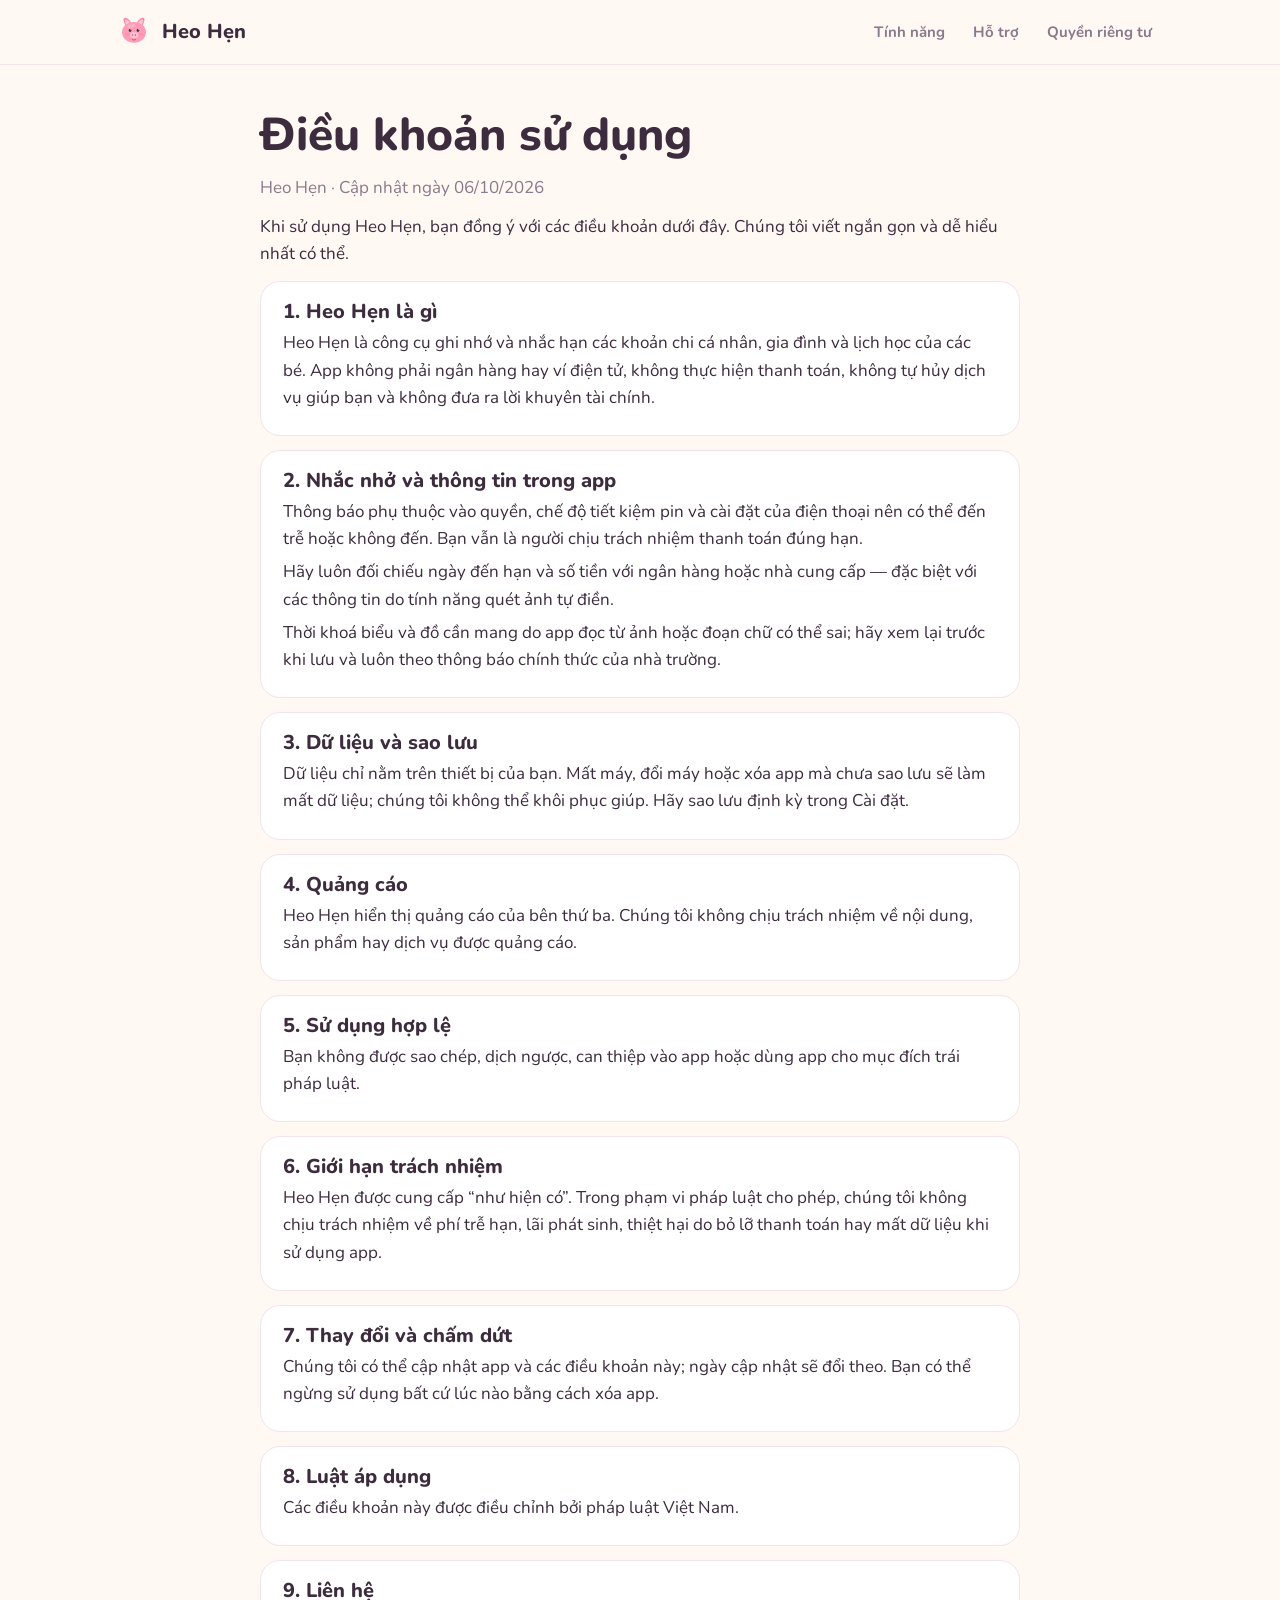
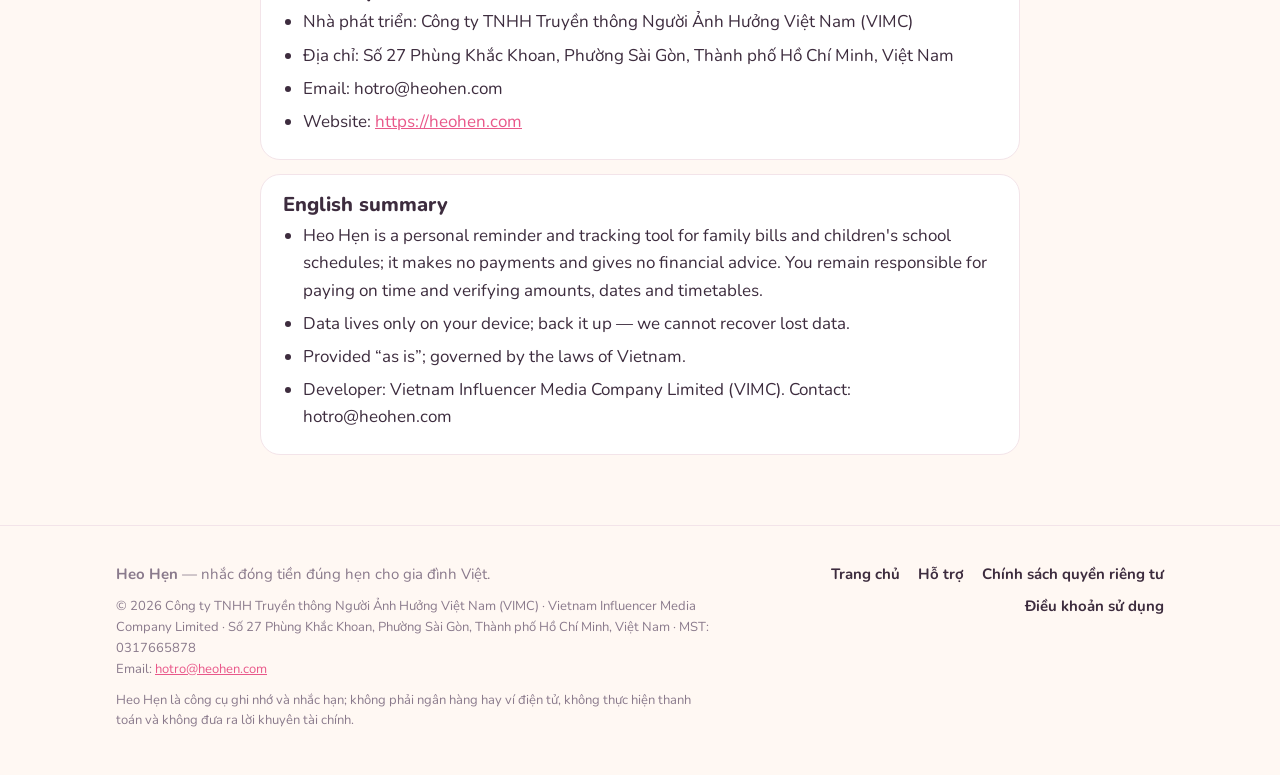
<file: terms.html>
<!DOCTYPE html>
<html lang="vi">
<head>
<meta charset="utf-8">
<meta name="viewport" content="width=device-width, initial-scale=1">
<title>Điều khoản sử dụng — Heo Hẹn</title>
<meta name="description" content="Khi sử dụng Heo Hẹn, bạn đồng ý với các điều khoản dưới đây. Chúng tôi viết ngắn gọn và dễ hiểu nhất có thể.">
<meta name="theme-color" content="#FFF8F3">

<link rel="canonical" href="https://heohen.com/terms.html">
<meta property="og:type" content="website">
<meta property="og:locale" content="vi_VN">
<meta property="og:site_name" content="Heo Hẹn">
<meta property="og:title" content="Điều khoản sử dụng — Heo Hẹn">
<meta property="og:description" content="Khi sử dụng Heo Hẹn, bạn đồng ý với các điều khoản dưới đây. Chúng tôi viết ngắn gọn và dễ hiểu nhất có thể.">
<meta property="og:image" content="https://heohen.com/assets/og.png">
<meta name="twitter:card" content="summary_large_image">
<link rel="icon" href="favicon.png">
<link rel="apple-touch-icon" href="apple-touch-icon.png">
<link rel="stylesheet" href="assets/site.css">
</head>
<body>
<header class="site-header"><div class="wrap">
  <a class="brand" href="./"><img src="assets/mascot.svg" alt="" width="36" height="36">Heo Hẹn</a>
  <nav class="nav" aria-label="Chính">
    <a href="./" class="optional">Tính năng</a>
    <a href="support.html">Hỗ trợ</a>
    <a href="privacy.html">Quyền riêng tư</a>
  </nav>
</div></header>
<main>
<div class="wrap"><div class="page-head prose" style="padding-bottom:0">
  <h1>Điều khoản sử dụng</h1>
  <p>Heo Hẹn · Cập nhật ngày 06/10/2026</p>
</div>
<div class="prose">
  <p>Khi sử dụng Heo Hẹn, bạn đồng ý với các điều khoản dưới đây. Chúng tôi viết ngắn gọn và dễ hiểu nhất có thể.</p>
  <div class="card"><h2>1. Heo Hẹn là gì</h2><p>Heo Hẹn là công cụ ghi nhớ và nhắc hạn các khoản chi cá nhân, gia đình và lịch học của các bé. App không phải ngân hàng hay ví điện tử, không thực hiện thanh toán, không tự hủy dịch vụ giúp bạn và không đưa ra lời khuyên tài chính.</p></div>
  <div class="card"><h2>2. Nhắc nhở và thông tin trong app</h2><p>Thông báo phụ thuộc vào quyền, chế độ tiết kiệm pin và cài đặt của điện thoại nên có thể đến trễ hoặc không đến. Bạn vẫn là người chịu trách nhiệm thanh toán đúng hạn.</p><p>Hãy luôn đối chiếu ngày đến hạn và số tiền với ngân hàng hoặc nhà cung cấp — đặc biệt với các thông tin do tính năng quét ảnh tự điền.</p><p>Thời khoá biểu và đồ cần mang do app đọc từ ảnh hoặc đoạn chữ có thể sai; hãy xem lại trước khi lưu và luôn theo thông báo chính thức của nhà trường.</p></div>
  <div class="card"><h2>3. Dữ liệu và sao lưu</h2><p>Dữ liệu chỉ nằm trên thiết bị của bạn. Mất máy, đổi máy hoặc xóa app mà chưa sao lưu sẽ làm mất dữ liệu; chúng tôi không thể khôi phục giúp. Hãy sao lưu định kỳ trong Cài đặt.</p></div>
  <div class="card"><h2>4. Quảng cáo</h2><p>Heo Hẹn hiển thị quảng cáo của bên thứ ba. Chúng tôi không chịu trách nhiệm về nội dung, sản phẩm hay dịch vụ được quảng cáo.</p></div>
  <div class="card"><h2>5. Sử dụng hợp lệ</h2><p>Bạn không được sao chép, dịch ngược, can thiệp vào app hoặc dùng app cho mục đích trái pháp luật.</p></div>
  <div class="card"><h2>6. Giới hạn trách nhiệm</h2><p>Heo Hẹn được cung cấp “như hiện có”. Trong phạm vi pháp luật cho phép, chúng tôi không chịu trách nhiệm về phí trễ hạn, lãi phát sinh, thiệt hại do bỏ lỡ thanh toán hay mất dữ liệu khi sử dụng app.</p></div>
  <div class="card"><h2>7. Thay đổi và chấm dứt</h2><p>Chúng tôi có thể cập nhật app và các điều khoản này; ngày cập nhật sẽ đổi theo. Bạn có thể ngừng sử dụng bất cứ lúc nào bằng cách xóa app.</p></div>
  <div class="card"><h2>8. Luật áp dụng</h2><p>Các điều khoản này được điều chỉnh bởi pháp luật Việt Nam.</p></div>
  <div class="card"><h2>9. Liên hệ</h2><ul><li>Nhà phát triển: Công ty TNHH Truyền thông Người Ảnh Hưởng Việt Nam (VIMC)</li><li>Địa chỉ: Số 27 Phùng Khắc Khoan, Phường Sài Gòn, Thành phố Hồ Chí Minh, Việt Nam</li><li>Email: hotro@heohen.com</li><li>Website: <a href="https://heohen.com" rel="noopener">https://heohen.com</a></li></ul></div>
  <div class="card" lang="en"><h2>English summary</h2><ul><li>Heo Hẹn is a personal reminder and tracking tool for family bills and children's school schedules; it makes no payments and gives no financial advice. You remain responsible for paying on time and verifying amounts, dates and timetables.</li><li>Data lives only on your device; back it up — we cannot recover lost data.</li><li>Provided “as is”; governed by the laws of Vietnam.</li><li>Developer: Vietnam Influencer Media Company Limited (VIMC). Contact: hotro@heohen.com</li></ul></div>
</div></div>
</main>
<footer class="site-footer"><div class="wrap">
  <div>
    <strong>Heo Hẹn</strong> — nhắc đóng tiền đúng hẹn cho gia đình Việt.
    <p class="fine">© 2026 Công ty TNHH Truyền thông Người Ảnh Hưởng Việt Nam (VIMC) · Vietnam Influencer Media Company Limited · Số 27 Phùng Khắc Khoan, Phường Sài Gòn, Thành phố Hồ Chí Minh, Việt Nam · MST: 0317665878<br>
    Email: <a href="mailto:hotro@heohen.com">hotro@heohen.com</a></p>
    <p class="fine">Heo Hẹn là công cụ ghi nhớ và nhắc hạn; không phải ngân hàng hay ví điện tử, không thực hiện thanh toán và không đưa ra lời khuyên tài chính.</p>
  </div>
  <nav aria-label="Liên kết">
    <a href="./">Trang chủ</a>
    <a href="support.html">Hỗ trợ</a>
    <a href="privacy.html">Chính sách quyền riêng tư</a>
    <a href="terms.html">Điều khoản sử dụng</a>
  </nav>
</div></footer>
</body>
</html>
</file>
<file: assets/site.css>
/* Heo Hẹn website — same palette and font as the app. Copied to website/assets/site.css. */
@font-face { font-family: Nunito; font-weight: 400; font-display: swap; src: url(fonts/Nunito_400Regular.ttf); }
@font-face { font-family: Nunito; font-weight: 700; font-display: swap; src: url(fonts/Nunito_700Bold.ttf); }
@font-face { font-family: Nunito; font-weight: 800; font-display: swap; src: url(fonts/Nunito_800ExtraBold.ttf); }

:root {
  --bg: #fff8f3;
  --surface: #ffffff;
  --muted-bg: #fff0f4;
  --border: #f3e4e9;
  --text: #3d2c3e;
  --muted: #8a7a8c;
  --pink: #e9588a;
  --pink-soft: #ffe3ea;
  --on-pink: #ffffff;
  --lavender: #e6daff;
  --mint: #cfebd9;
  --sky: #d6e6ff;
  --butter: #fff1b8;
  --bezel: #231c27;
  --radius: 24px;
  --max: 1080px;
}
@media (prefers-color-scheme: dark) {
  :root {
    --bg: #1d1920;
    --surface: #28222c;
    --muted-bg: #332a37;
    --border: #3b3242;
    --text: #fbeff3;
    --muted: #b9a9bd;
    --pink: #ff8fb0;
    --pink-soft: #4a2e3a;
    --on-pink: #2b1420;
    --lavender: #342c48;
    --mint: #213c35;
    --sky: #23374a;
    --butter: #3f3920;
    --bezel: #0b090c;
  }
}

* { box-sizing: border-box; }
html { scroll-behavior: smooth; }
body {
  margin: 0;
  background: var(--bg);
  color: var(--text);
  font: 400 17px/1.6 Nunito, -apple-system, 'Segoe UI', Roboto, sans-serif;
  -webkit-font-smoothing: antialiased;
}
img { max-width: 100%; display: block; }
a { color: var(--pink); overflow-wrap: anywhere; }
h1, h2, h3 { line-height: 1.15; margin: 0; font-weight: 800; }
p { margin: 0; }
.wrap { max-width: var(--max); margin: 0 auto; padding: 0 16px; }

/* ---------- header ---------- */
.site-header { position: sticky; top: 0; z-index: 10; background: color-mix(in srgb, var(--bg) 88%, transparent); backdrop-filter: blur(12px); border-bottom: 1px solid var(--border); }
.site-header .wrap { display: flex; align-items: center; justify-content: space-between; gap: 12px; height: 64px; }
.brand { display: flex; align-items: center; gap: 10px; color: var(--text); text-decoration: none; font-weight: 800; font-size: 20px; }
.brand img { width: 36px; height: 36px; }
.nav { display: flex; gap: 4px; }
.nav a { color: var(--muted); text-decoration: none; font-weight: 700; font-size: 15px; padding: 8px 12px; border-radius: 999px; }
.nav a:hover, .nav a[aria-current='page'] { color: var(--pink); background: var(--pink-soft); }
@media (max-width: 560px) { .nav a.optional { display: none; } .nav a { padding: 8px 10px; } }

/* ---------- buttons & badges ---------- */
.stores { display: flex; flex-wrap: wrap; gap: 12px; }
.store { display: inline-flex; align-items: center; gap: 10px; padding: 12px 20px; border-radius: 16px; background: var(--text); color: var(--bg); text-decoration: none; font-weight: 800; }
.store small { display: block; font-weight: 700; font-size: 12px; opacity: .75; line-height: 1.2; }
.store span { font-size: 18px; line-height: 1.2; }
.store svg { width: 26px; height: 26px; fill: currentColor; flex-shrink: 0; }
.store.soon { background: var(--surface); color: var(--muted); border: 2px dashed var(--border); cursor: default; }
.button { display: inline-block; padding: 12px 22px; border-radius: 999px; background: var(--pink); color: var(--on-pink); font-weight: 800; text-decoration: none; }
.button.soft { background: var(--pink-soft); color: var(--pink); }

/* ---------- hero ---------- */
.hero { padding: 56px 0 40px; background: radial-gradient(circle at 15% 10%, var(--pink-soft), transparent 55%), radial-gradient(circle at 90% 30%, var(--lavender), transparent 50%); }
.hero .wrap { display: grid; grid-template-columns: 1.1fr .9fr; gap: 48px; align-items: center; }
.eyebrow { display: inline-block; padding: 6px 14px; border-radius: 999px; background: var(--surface); border: 1px solid var(--border); color: var(--pink); font-weight: 800; font-size: 14px; margin-bottom: 18px; }
.hero h1 { font-size: clamp(36px, 5.2vw, 54px); letter-spacing: -.02em; text-wrap: balance; }
.hero p.lead { margin: 18px 0 26px; font-size: 19px; color: var(--muted); max-width: 34em; }
.hero .note { margin-top: 14px; color: var(--muted); font-size: 14px; }
@media (max-width: 820px) { .hero .wrap { grid-template-columns: 1fr; gap: 36px; } .hero { padding-top: 36px; } }

/* ---------- phone ---------- */
.phone { width: min(320px, 78vw); margin: 0 auto; border: 10px solid var(--bezel); border-radius: 46px; overflow: hidden; background: var(--bg); box-shadow: 0 30px 80px rgba(61, 44, 62, .25); aspect-ratio: 440 / 956; }
.phone img { width: 100%; height: 100%; object-fit: cover; object-position: top; }

/* ---------- sections ---------- */
section { padding: 56px 0; }
.section-title { text-align: center; margin-bottom: 36px; }
.section-title h2 { font-size: clamp(28px, 4vw, 40px); }
.section-title p { margin-top: 10px; color: var(--muted); font-size: 18px; }

.feature { display: grid; grid-template-columns: 1fr 1fr; gap: 48px; align-items: center; padding: 28px 0; }
.feature:nth-child(even) .feature-text { order: 2; }
.feature .phone { width: min(280px, 72vw); }
.feature-text .icon { display: inline-grid; place-items: center; width: 56px; height: 56px; border-radius: 18px; font-size: 28px; margin-bottom: 16px; }
.feature-text h3 { font-size: clamp(24px, 3vw, 32px); }
.feature-text p { margin-top: 12px; color: var(--muted); font-size: 18px; }
.feature-text ul { margin: 14px 0 0; padding-left: 20px; color: var(--muted); }
.feature-text li { margin: 4px 0; }
@media (max-width: 820px) { .feature { grid-template-columns: 1fr; gap: 24px; } .feature:nth-child(even) .feature-text { order: 0; } }

.grid { display: grid; grid-template-columns: repeat(4, 1fr); gap: 16px; }
@media (max-width: 900px) { .grid { grid-template-columns: repeat(2, 1fr); } }
@media (max-width: 480px) { .grid { grid-template-columns: 1fr; } }
.tile { background: var(--surface); border: 1px solid var(--border); border-radius: var(--radius); padding: 22px; }
.tile .emoji { font-size: 30px; }
.tile h3 { font-size: 18px; margin-top: 10px; }
.tile p { margin-top: 6px; color: var(--muted); font-size: 15px; }

.band { background: var(--surface); border-top: 1px solid var(--border); border-bottom: 1px solid var(--border); }
.privacy { display: grid; grid-template-columns: auto 1fr; gap: 32px; align-items: center; background: var(--pink-soft); border-radius: 32px; padding: 36px; }
.privacy .lock { font-size: 72px; }
.privacy h2 { font-size: clamp(26px, 3.5vw, 36px); }
.privacy ul { margin: 14px 0 18px; padding-left: 20px; }
.privacy li { margin: 6px 0; }
@media (max-width: 640px) { .privacy { grid-template-columns: 1fr; padding: 26px; } .privacy .lock { font-size: 56px; } }

/* ---------- FAQ ---------- */
.faq { max-width: 760px; margin: 0 auto; }
details { background: var(--surface); border: 1px solid var(--border); border-radius: 18px; padding: 16px 20px; margin: 10px 0; }
summary { cursor: pointer; font-weight: 800; font-size: 18px; list-style: none; display: flex; justify-content: space-between; gap: 12px; }
summary::-webkit-details-marker { display: none; }
summary::after { content: '+'; color: var(--pink); font-size: 22px; line-height: 1; }
details[open] summary::after { content: '−'; }
details p, details ol, details ul { margin-top: 10px; color: var(--muted); }
details li { margin: 4px 0; }

/* ---------- prose (support, legal) ---------- */
.page-head { padding: 44px 0 20px; }
.page-head h1 { font-size: clamp(32px, 5vw, 46px); }
.page-head p { margin-top: 10px; color: var(--muted); }
.prose { max-width: 760px; margin: 0 auto; padding-bottom: 56px; }
.prose > p { margin: 12px 0; }
.card { background: var(--surface); border: 1px solid var(--border); border-radius: 20px; padding: 18px 22px; margin: 14px 0; }
.card h2 { font-size: 20px; margin-bottom: 6px; }
.card p, .card li { margin: 6px 0; }
.card ul { padding-left: 20px; margin: 6px 0; }
.contact { background: var(--pink-soft); border: none; }
.contact .email { font-size: 22px; font-weight: 800; word-break: break-word; }

/* ---------- footer ---------- */
.site-footer { border-top: 1px solid var(--border); padding: 36px 0 44px; color: var(--muted); font-size: 15px; }
.site-footer .wrap { display: grid; grid-template-columns: 1.4fr 1fr; gap: 28px; }
.site-footer nav { display: flex; flex-wrap: wrap; gap: 8px 18px; justify-content: flex-end; align-content: start; }
.site-footer nav a { color: var(--text); font-weight: 700; text-decoration: none; }
.site-footer nav a:hover { color: var(--pink); }
.site-footer .fine { margin-top: 10px; font-size: 13px; }
@media (max-width: 640px) { .site-footer .wrap { grid-template-columns: 1fr; } .site-footer nav { justify-content: flex-start; } }
</file>
